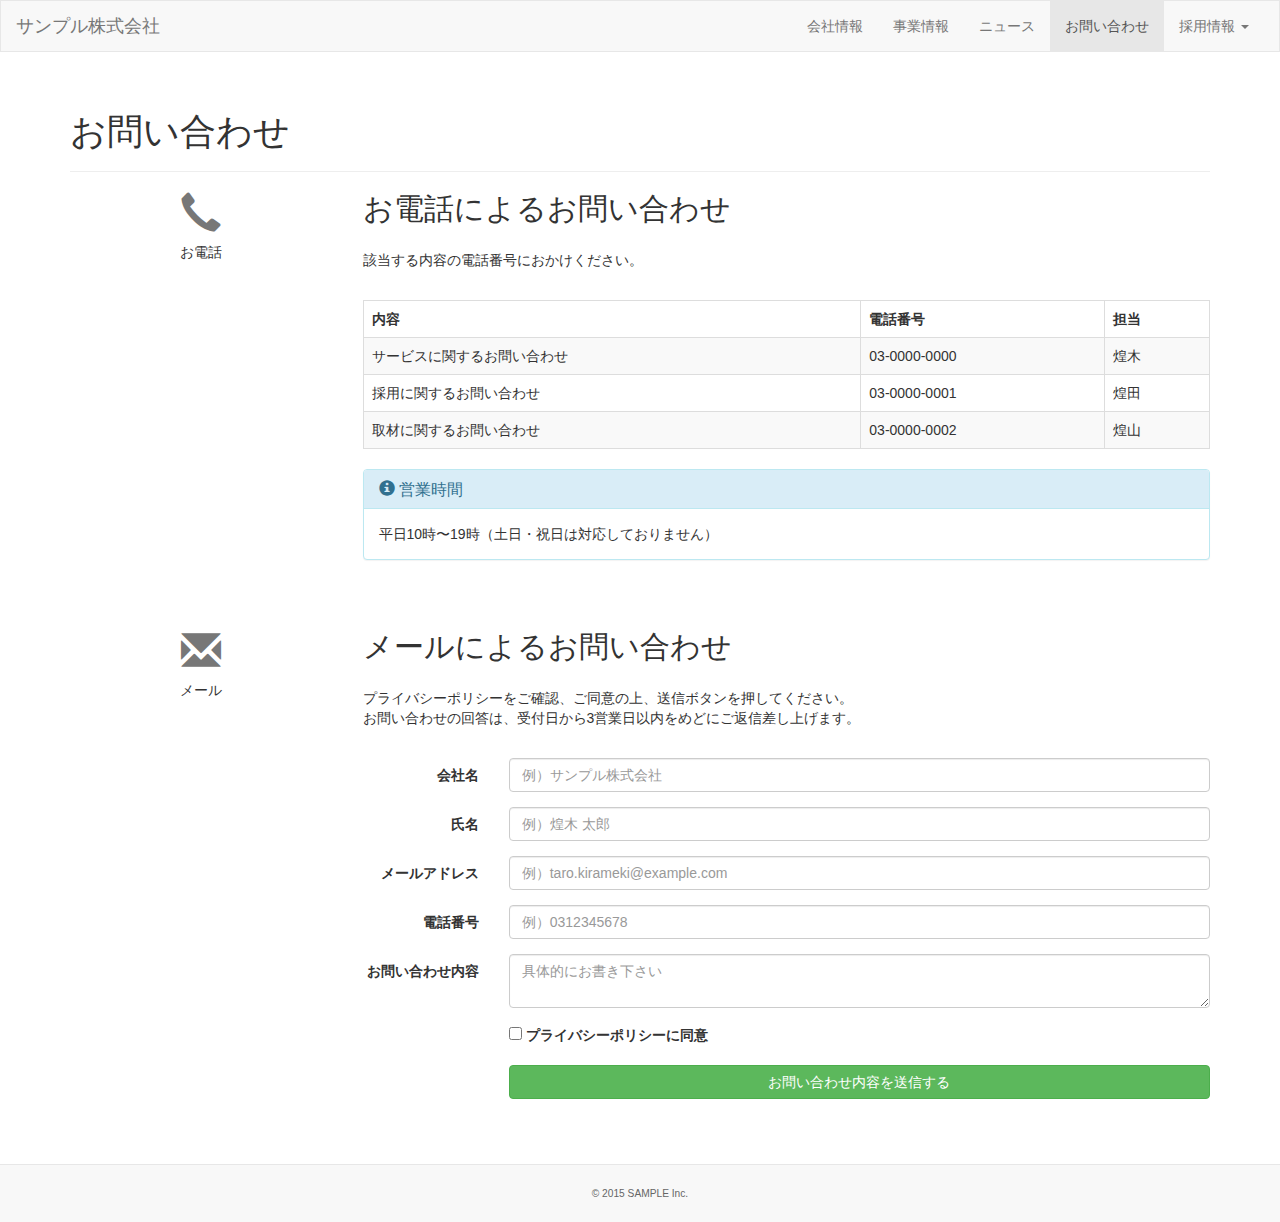
<file: contact-page/index.html>
<!DOCTYPE html>
<html lang="ja">

<head>
    <meta charset="utf-8">
    <meta http-equiv="X-UA-Compatible" content="IE=edge">
    <meta name="viewport" content="width=device-width, initial-scale=1">
    <title>お問い合わせ | サンプル株式会社</title>
    <!-- BootstrapのCSS読み込み -->
    <link rel="stylesheet" href="https://maxcdn.bootstrapcdn.com/bootstrap/3.3.7/css/bootstrap.min.css">
    <!-- jQuery読み込み -->
    <script src="https://ajax.googleapis.com/ajax/libs/jquery/1.11.3/jquery.min.js"></script>
    <!-- BootstrapのJS読み込み -->
    <script src="https://maxcdn.bootstrapcdn.com/bootstrap/3.3.7/js/bootstrap.min.js"></script>
    <style>
        body {
            font-size: 14px;
        }

        .navbar {
            border-radius: 0;
        }

        .row {
            margin-bottom: 50px;
        }

        .icon {
            text-align: center;
        }

        .icon .glyphicon {
            margin-bottom: 10px;
            font-size: 40px;
            color: #777;
        }

        .content h2 {
            margin-top: 0;
            padding-bottom: 15px;
        }

        .content p {
            margin-bottom: 30px;
        }

        footer {
            border-top: 1px solid#e7e7e7;
            background-color: #f8f8f8;
            text-align: center;
        }

        .copyright {
            padding: 20px 0;
            font-size: 12px;
            color: #666;
        }

        .table thead>tr>th {
            border-bottom: none;
        }

        @media (max-width: 768px) {
            body {
                font-size: 12px;
            }
            h1 {
                font-size: 30px;
            }
            h2 {
                font-size: 24px;
            }
            .panel-title {
                font-size: 14px;
            }
        }
    </style>
</head>

<body>
    <header>
        <nav class="navbar navbar-default">
            <div class="container-fluid">
                <div class="navbar-header">
                    <button type="button" class="navbar-toggle collapsed" data-toggle="collapse" data-target="#site-menu">
              <span class="sr-only">Toggle navigation</span>
              <span class="icon-bar"></span>
              <span class="icon-bar"></span>
              <span class="icon-bar"></span>
            </button>
                    <a class="navbar-brand" href="#">サンプル株式会社</a>
                </div>
                <div class="collapse navbar-collapse" id="site-menu">
                    <ul class="nav navbar-nav navbar-right">
                        <li><a href="#">会社情報</a></li>
                        <li><a href="#">事業情報</a></li>
                        <li><a href="#">ニュース</a></li>
                        <li class="active"><a href="#">お問い合わせ</a></li>
                        <li class="dropdown">
                            <a href="#" class="dropdown-toggle" data-toggle="dropdown" role="button" aria-expanded="false">
                  採用情報
                  <span class="caret"></span>
                </a>
                            <ul class="dropdown-menu" role="menu">
                                <li><a href="#">新卒採用</a></li>
                                <li><a href="#">キャリア採用</a></li>
                            </ul>
                        </li>
                    </ul>
                </div>
            </div>
        </nav>
    </header>
    <div class="container">
        <div class="page-header">
            <h1>お問い合わせ</h1>
        </div>
        <div class="row">
            <div class="icon col-sm-3 hidden-xs text-center">
                <span class="glyphicon glyphicon-earphone" aria-hidden="true"></span>
                <div class="icon-caption">お電話</div>
            </div>
            <div class="content col-sm-9">
                <h2>お電話によるお問い合わせ</h2>
                <p>
                    該当する内容の電話番号におかけください。
                </p>
                <div class="table-responsive">
                    <table class="table table-bordered table-striped">
                        <thead>
                            <tr>
                                <th class="text-left">内容</th>
                                <th class="text-left">電話番号</th>
                                <th class="text-left">担当</th>
                            </tr>
                        </thead>
                        <tbody>
                            <tr>
                                <td>サービスに関するお問い合わせ</td>
                                <td>03-0000-0000</td>
                                <td>煌木</td>
                            </tr>
                            <tr>
                                <td>採用に関するお問い合わせ</td>
                                <td>03-0000-0001</td>
                                <td>煌田</td>
                            </tr>
                            <tr>
                                <td>取材に関するお問い合わせ</td>
                                <td>03-0000-0002</td>
                                <td>煌山</td>
                            </tr>
                        </tbody>
                    </table>
                </div>
                <div class="panel panel-info">
                    <div class="panel-heading">
                        <h3 class="panel-title" id="panel-title">
                            <span class="glyphicon glyphicon-info-sign" aria-hidden="true"></span> 営業時間
                        </h3>
                    </div>
                    <div class="panel-body">
                        平日10時〜19時（土日・祝日は対応しておりません）
                    </div>
                </div>
            </div>
        </div>
        <div class="row">
            <div class="icon col-sm-3 hidden-xs text-center">
                <span class="glyphicon glyphicon-envelope" aria-hidden="true"></span>
                <div class="icon-caption">メール</div>
            </div>
            <div class="content col-sm-9">
                <h2>メールによるお問い合わせ</h2>
                <p>
                    プライバシーポリシーをご確認、ご同意の上、送信ボタンを押してください。<br> お問い合わせの回答は、受付日から3営業日以内をめどにご返信差し上げます。
                </p>
                <form class="form-horizontal">
                    <div class="form-group">
                        <label class="col-sm-2 control-label">会社名</label>
                        <div class="col-sm-10">
                            <input type="text" class="form-control" placeholder="例）サンプル株式会社" name="company">
                        </div>
                    </div>
                    <div class="form-group">
                        <label class="col-sm-2 control-label">氏名</label>
                        <div class="col-sm-10">
                            <input type="text" class="form-control" placeholder="例）煌木 太郎" name="name">
                        </div>
                    </div>
                    <div class="form-group">
                        <label class="col-sm-2 control-label">メールアドレス</label>
                        <div class="col-sm-10">
                            <input type="text" class="form-control" placeholder="例）taro.kirameki@example.com" name="mail">
                        </div>
                    </div>
                    <div class="form-group">
                        <label class="col-sm-2 control-label">電話番号</label>
                        <div class="col-sm-10">
                            <input type="text" class="form-control" placeholder="例）0312345678" name="tel">
                        </div>
                    </div>
                    <div class="form-group">
                        <label class="col-sm-2 control-label">お問い合わせ内容</label>
                        <div class="col-sm-10">
                            <textarea class="form-control" placeholder="具体的にお書き下さい" name="content"></textarea>
                        </div>
                    </div>
                    <div class="form-group">
                        <div class="col-sm-offset-2 col-sm-10">
                            <div class="form-check">
                                <input type="checkbox" name="agreement" value="agree" required>
                                <label class="form-check-label">プライバシーポリシーに同意</label>
                            </div>
                        </div>
                    </div>
                    <div class="form-group">
                        <div class="col-sm-offset-2 col-sm-10">
                            <button type="submit" class="btn btn-success btn-block">お問い合わせ内容を送信する</button>
                        </div>
                    </div>
                </form>
            </div>
        </div>
    </div>
    <footer>
        <div class="copyright">
            <small>&copy; 2015 SAMPLE Inc.</small>
        </div>
    </footer>
</body>

</html>
</file>
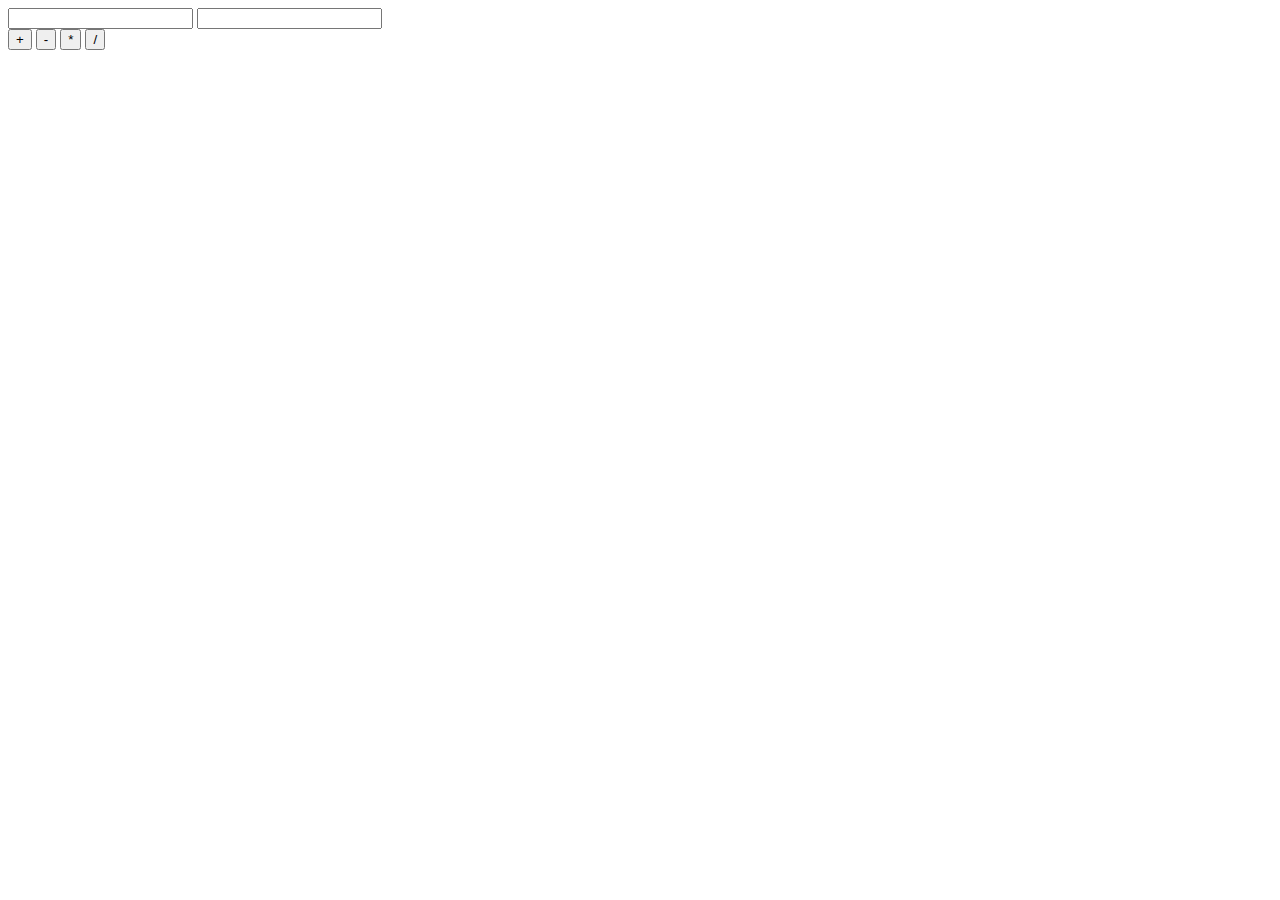
<file: web-calc/index.html>
<!DOCTYPE html>
<html lang="ja">

<head>
    <meta charset="utf-8">
    <title>JavaScript Test</title>
</head>

<body>
    <div>
        <input type="text" id="num1">
        <input type="text" id="num2">
    </div>
    <button type="button" id="add-button">+</button>
    <button type="button" id="sub-button">-</button>
    <button type="button" id="mul-button">*</button>
    <button type="button" id="div-button">/</button>
    <div id="box"></div>
    <script src="main.js"></script>
</body>

</html>
</file>
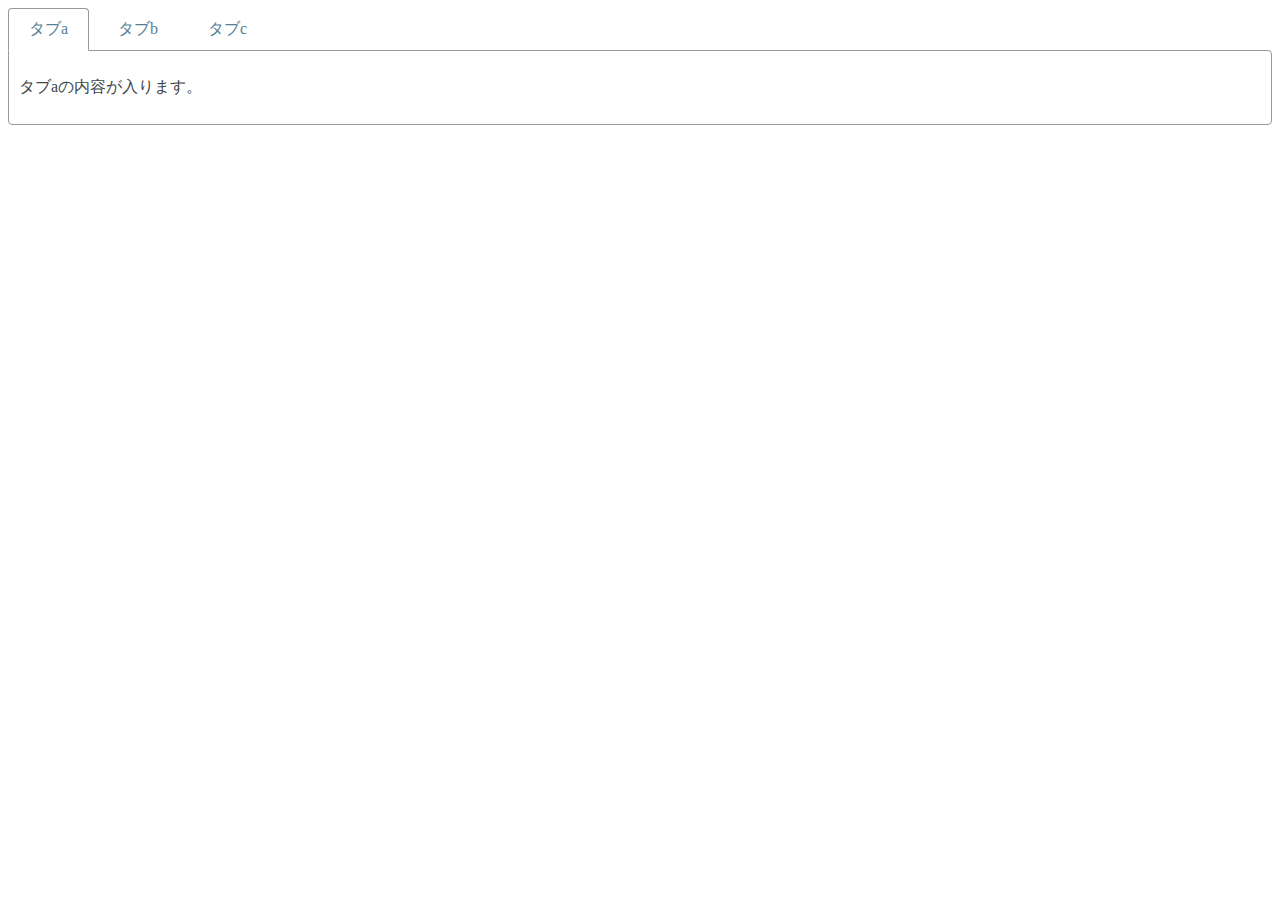
<file: web-tab/index.html>
<!DOCTYPE html>
<html lang="ja">

<head>
    <meta charset="utf-8">
    <title>JavaScript Test</title>
    <link rel="stylesheet" href="main.css">
    <script src="https://ajax.googleapis.com/ajax/libs/jquery/2.2.4/jquery.min.js"></script>
    <script src="main.js"></script>
</head>

<body>
    <div class="tabs-menu">
        <div id="tab-menu-a">タブa</div>
        <div id="tab-menu-b">タブb</div>
        <div id="tab-menu-c">タブc</div>
    </div>
    <div class="tabs-content">
        <div id="tabs-a">
            <p>タブaの内容が入ります。</p>
        </div>
        <div id="tabs-b">
            <p>タブbの内容が入ります。</p>
        </div>
        <div id="tabs-c">
            <p>タブcの内容が入ります。</p>
        </div>
    </div>
</body>

</html>
</file>
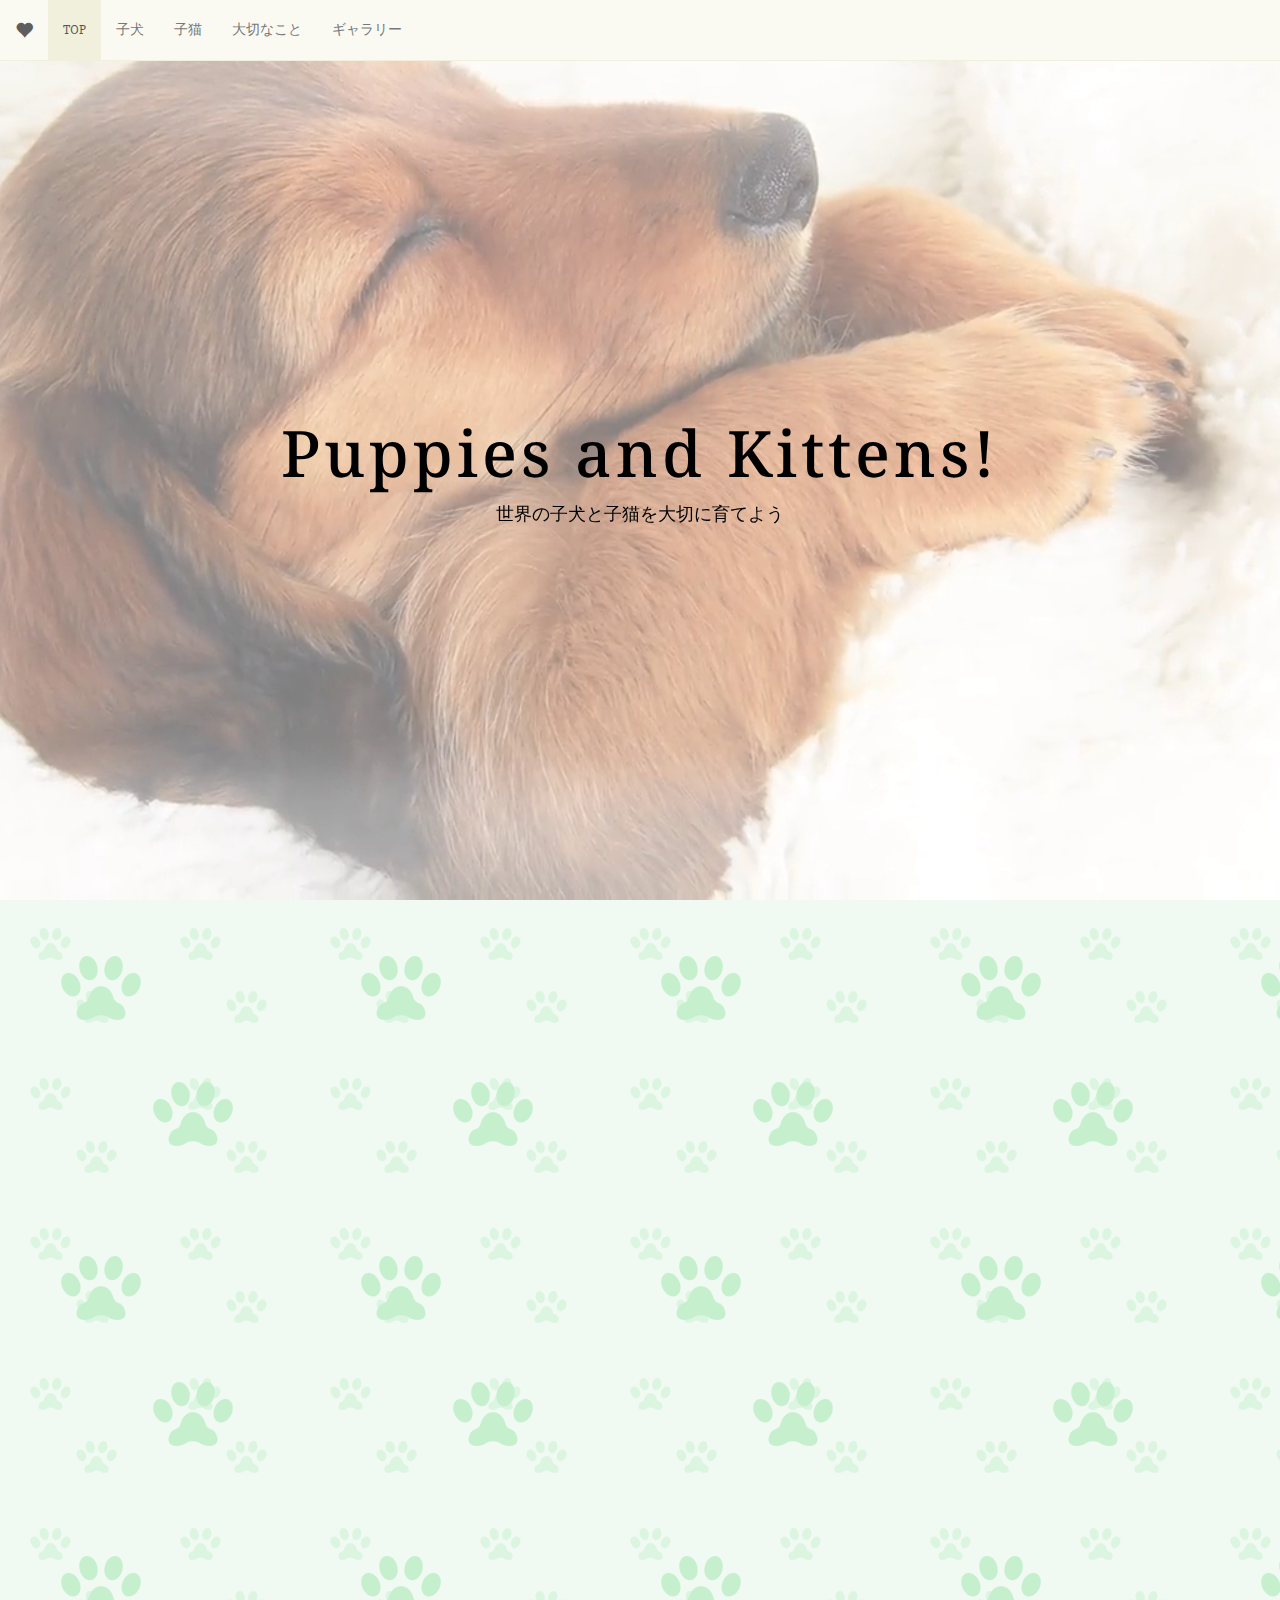
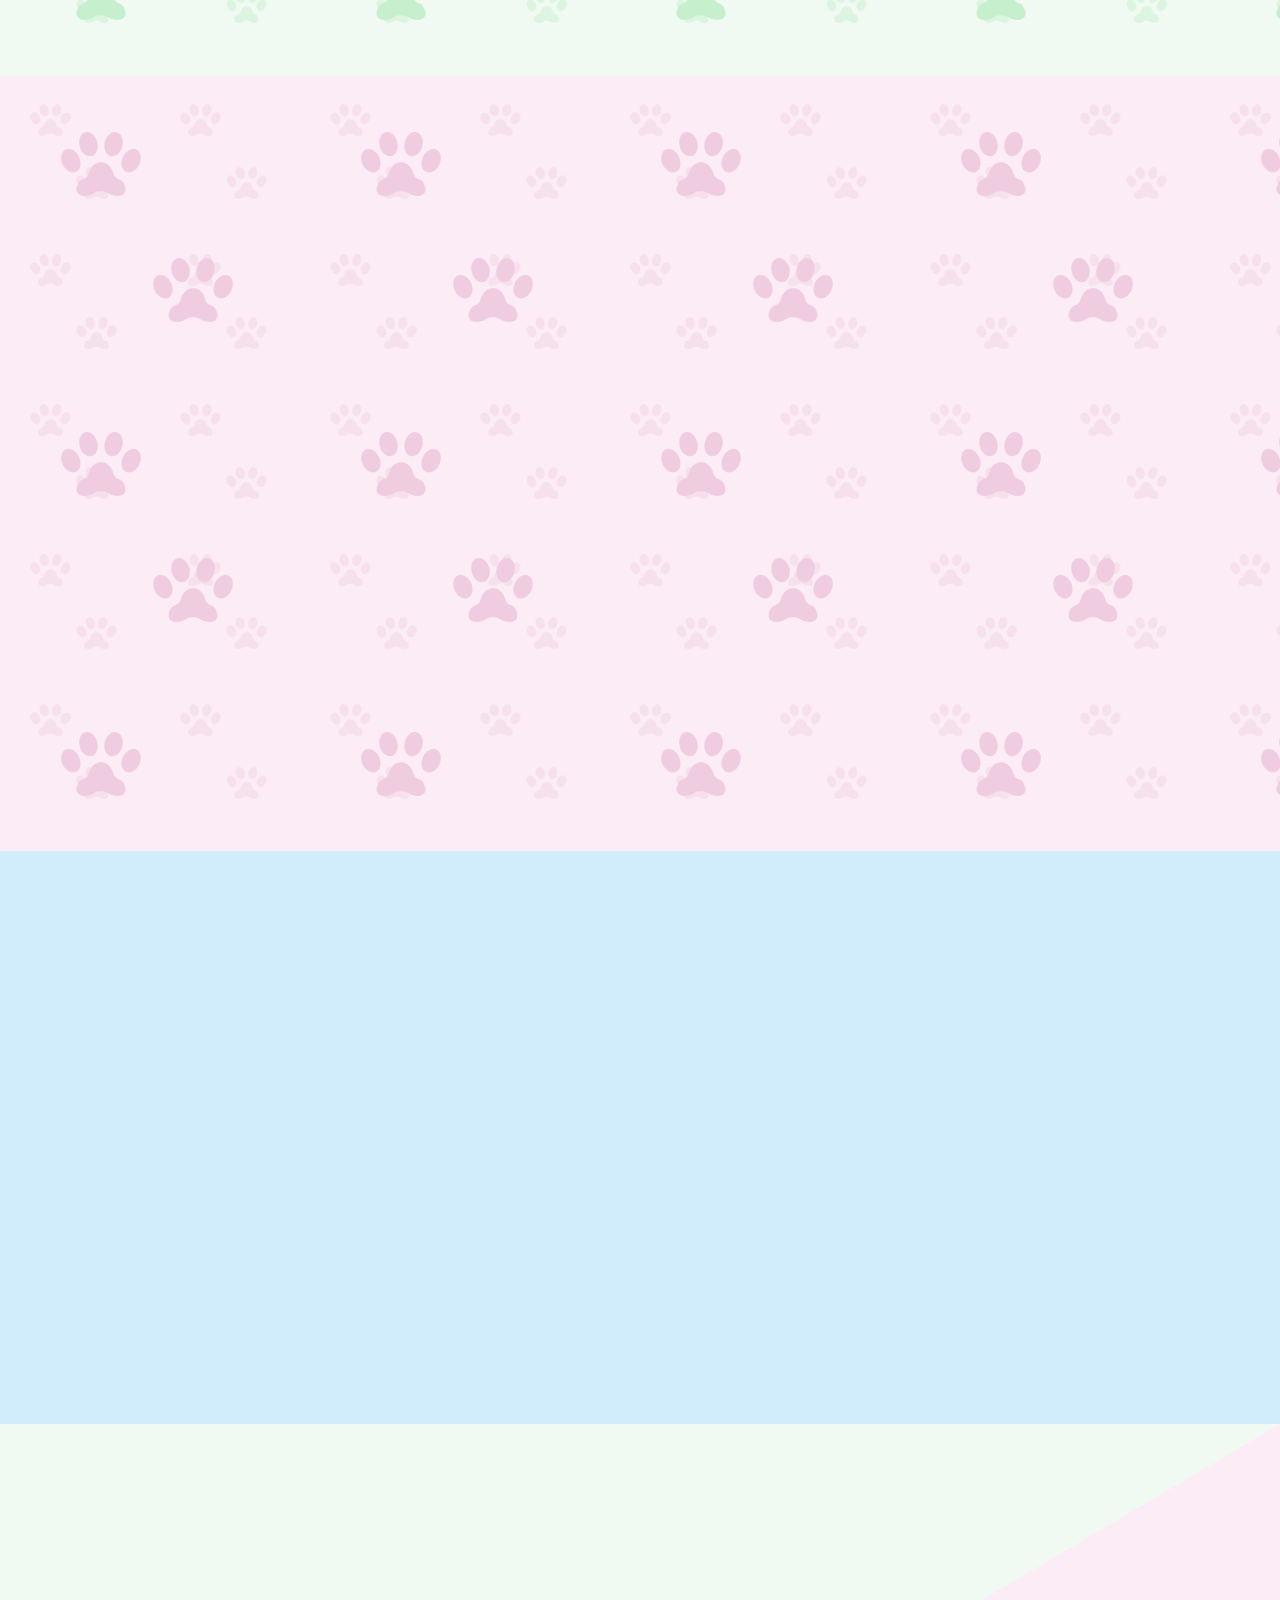
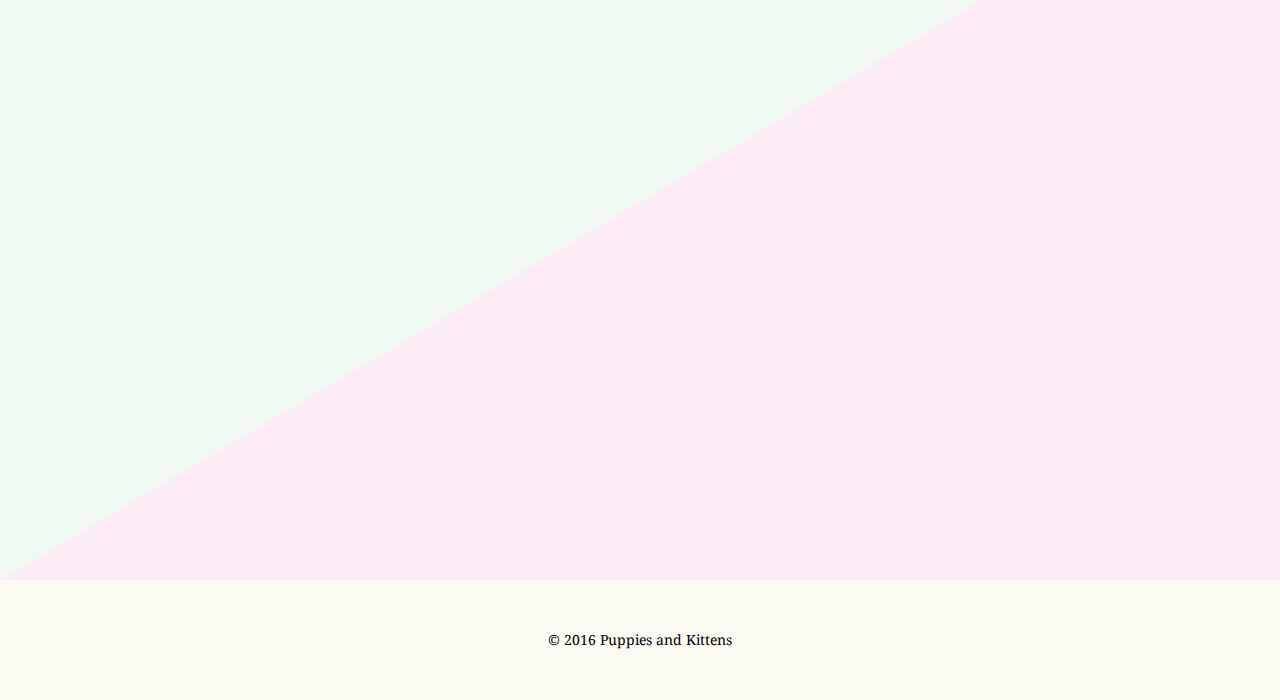
<file: add-animation/rich-site/index.html>
<!DOCTYPE html>
<html lang="ja">
  <head>
    <meta charset="utf-8">
    <title>Puppies and Kittens!</title>
    <meta name="viewport" content="width=device-width, initial-scale=1">

    <!-- Webフォント -->
    <link href="https://fonts.googleapis.com/css?family=Slabo+27px" rel="stylesheet">
    <link href="https://fonts.googleapis.com/css?family=Droid+Serif" rel="stylesheet">

    <link rel="stylesheet" href="bootstrap/css/bootstrap.min.css">
    <link rel="stylesheet" href="css/vendor/animate.css">
    <link rel="stylesheet" href="css/vendor/magnific-popup.css">
    <link rel="stylesheet" href="css/main.css">
    <noscript>
      <!-- JavaScriptが無効化されている場合の追加スタイルシート -->
      <link rel="stylesheet" href="css/noscript.css">
    </noscript>
  </head>
  <body data-spy="scroll" data-target="#navbar">
    <section class="top">
      <!-- ナビゲーションバー -->
      <nav class="navbar navbar-default navbar-fixed-top">
        <div class="container-fluid">
          <div class="navbar-header">
            <!-- 画面幅が狭い時に表示されるハンバーガーメニュー -->
            <button type="button" class="navbar-toggle collapsed" data-toggle="collapse" data-target="#navbar" aria-expanded="false" aria-controls="navbar">
              <span class="sr-only">ナビゲーションの表示切り替え</span>
              <span class="icon-bar"></span>
              <span class="icon-bar"></span>
              <span class="icon-bar"></span>
            </button>

            <!-- ホームリンク -->
            <a class="navbar-brand" href="#"><span class="glyphicon glyphicon-heart" aria-hidden="true"></span></a>
          </div><!--/.navbar-header -->

          <!-- メニュー -->
          <div id="navbar" class="navbar-collapse collapse">
            <ul class="nav navbar-nav">
              <li><a href="#top">TOP</a></li>
              <li><a href="#puppies">子犬</a></li>
              <li><a href="#kittens">子猫</a></li>
              <li><a href="#prepare">大切なこと</a></li>
              <li><a href="#gallery">ギャラリー</a></li>
            </ul>
          </div><!--/.nav-collapse -->
        </div><!--/.container-fluid -->
      </nav>

      <!-- 背景とビデオ -->
      <div id="top" class="top__bg">
        <video autoplay muted loop class="top__video">
          <source src="video/top-video.mp4" type="video/mp4">
        </video>
      </div>

      <div class="top__text-box">
        <h1 class="top__title">Puppies and Kittens!</h1>
        <div class="top__catchphrase">世界の子犬と子猫を大切に育てよう</div>
      </div>
    </section>

    <!-- 子犬の種類 -->
    <section id="puppies" class="puppies">
      <div class="puppies__phrase animated">子犬の種類</div>
      <h2 class="puppies__title animated">Puppies</h2>
      <div class="showcase showcase--leftpic container-fluid tabs animated">
        <div class="row">
          <!-- サムネイル -->
          <div class="pull-right col-xs-12 col-sm-6">
            <ul class="showcase__thumbnails tabs__menu">
              <li><a href="#puppies-1"><img class="img-rounded" src="img/thumbnail/puppy1.jpg" width="60" height="60" alt="シェパード"></a></li>
              <li><a href="#puppies-2"><img class="img-rounded" src="img/thumbnail/puppy2.jpg" width="60" height="60" alt="レトリバー"></a></li>
              <li><a href="#puppies-3"><img class="img-rounded" src="img/thumbnail/puppy3.jpg" width="60" height="60" alt="プードル"></a></li>
              <li><a href="#puppies-4"><img class="img-rounded" src="img/thumbnail/puppy4.jpg" width="60" height="60" alt="ポメラニアン"></a></li>
            </ul><!--/.showcase__thumbnails -->
          </div><!--/.pull-right -->

          <!-- 拡大写真 -->
          <div class="tabs__content col-xs-12 col-sm-6">
            <section class="puppies-1">
              <img class="img-rounded img-responsive" src="img/puppy1.jpg" width="500" height="500" alt="シェパード">
            </section>
            <section class="puppies-2">
              <img class="img-rounded img-responsive" src="img/puppy2.jpg" width="500" height="500" alt="レトリバー">
            </section>
            <section class="puppies-3">
              <img class="img-rounded img-responsive" src="img/puppy3.jpg" width="500" height="500" alt="プードル">
            </section>
            <section class="puppies-4">
              <img class="img-rounded img-responsive" src="img/puppy4.jpg" width="500" height="500" alt="ポメラニアン">
            </section>
          </div><!--/.tabs__content -->

          <!-- 説明文 -->
          <div class="tabs__content col-xs-12 col-sm-6">
            <section id="puppies-1">
              <div class="showcase__details">
                <h3 class="showcase__kind-name">シェパード</h3>
                <p class="showcase__kind-description">
                ジャーマン・シェパード・ドッグは、ドイツ原産の犬種。「ドイツの牧羊犬」という意味である。この犬種は知的で忠誠心と服従心に富み、訓練を好む性格から種々な作業犬として訓練され、災害救助犬・軍用犬・警察犬・麻薬探知犬など特殊訓練を必要とする作業犬として活用されている。
                </p>
              </div>
            </section>
            <section id="puppies-2">
              <div class="showcase__details">
                <h3 class="showcase__kind-name">レトリバー</h3>
                <p class="showcase__kind-description">
                ゴールデン・レトリバーは、イギリス原産の大型犬である。賢さ及び忠誠心を兼ね備え、穏和な性格の犬種であるためペットとして広く愛好されている。
                </p>
              </div>
            </section>
            <section id="puppies-3">
              <div class="showcase__details">
                <h3 class="showcase__kind-name">プードル</h3>
                <p class="showcase__kind-description">
                プードルは、水中回収犬、鳥獣猟犬や愛玩犬(ペット)として飼育される犬種である。古くからヨーロッパで広くみられ、特にフランスでの人気が高く、「フレンチ・プードル」と呼称されることもある。
                </p>
              </div>
            </section>
            <section id="puppies-4">
              <div class="showcase__details">
                <h3 class="showcase__kind-name">ポメラニアン</h3>
                <p class="showcase__kind-description">
                ポメラニアンは、犬の品種（犬種）の一つ。祖先犬は、スピッツ系に属する他の犬種と同じく、サモエド（ロシアのシベリアを原産としたトナカイの番やカモシカ狩り、そり引きをする犬）であると言われる。ポメラニアンという名前は、原産地のバルト海南岸の、3つの川に囲まれた低地であるポメラニア地方にちなんでいる。
                </p>
              </div>
            </section>
          </div><!--/.tabs__content -->
        </div><!--/.row -->
      </div><!--/.showcase -->
    </section><!--/.puppies -->

    <!-- 子猫の種類 -->
    <section id="kittens" class="kittens">
      <div class="kittens__phrase animated">子猫の種類</div>
      <h2 class="kittens__title animated">Kittens</h2>
      <div class="showcase showcase--rightpic container-fluid tabs animated">
        <div class="row">
          <!-- サムネイル -->
          <div class="col-xs-12 col-sm-6">
            <ul class="showcase__thumbnails tabs__menu">
              <li><a href="#kittens-1"><img class="img-rounded" src="img/thumbnail/kitten1.jpg" width="60" height="60" alt="アメリカンショートヘア"></a></li>
              <li><a href="#kittens-2"><img class="img-rounded" src="img/thumbnail/kitten2.jpg" width="60" height="60" alt="スコティッシュフォールド"></a></li>
              <li><a href="#kittens-3"><img class="img-rounded" src="img/thumbnail/kitten3.jpg" width="60" height="60" alt="ベンガル"></a></li>
              <li><a href="#kittens-4"><img class="img-rounded" src="img/thumbnail/kitten4.jpg" width="60" height="60" alt="ロシアンブルー"></a></li>
            </ul><!--/.showcase__thumbnails -->
          </div><!--/.pull-right -->

          <!-- 拡大写真 -->
          <div class="tabs__content pull-right col-xs-12 col-sm-6">
            <section class="kittens-1">
              <img class="img-rounded img-responsive" src="img/kitten1.jpg" width="500" height="500" alt="アメリカンショートヘア">
            </section>
            <section class="kittens-2">
              <img class="img-rounded img-responsive" src="img/kitten2.jpg" width="500" height="500" alt="スコティッシュフォールド">
            </section>
            <section class="kittens-3">
              <img class="img-rounded img-responsive" src="img/kitten3.jpg" width="500" height="500" alt="ベンガル">
            </section>
            <section class="kittens-4">
              <img class="img-rounded img-responsive" src="img/kitten4.jpg" width="500" height="500" alt="ロシアンブルー">
            </section>
          </div><!--/.tabs__content -->

          <!-- 説明文 -->
          <div class="tabs__content col-xs-12 col-sm-6">
            <section id="kittens-1">
              <div class="showcase__details">
                <h3 class="showcase__kind-name">アメリカンショートヘア</h3>
                <p class="showcase__kind-description">
                アメリカン・ショートヘアは、猫の品種。17世紀にメイフラワー号でアメリカに上陸したネコの子孫とされる。運動能力の高い、大きな脚を持つ中型の猫である。鼻・口の部分はほぼ四角い形をしており、寒さ、湿気、および表皮負傷からそれらを保護するために硬い毛皮を持つ。
                </p>
              </div>
            </section>
            <section id="kittens-2">
              <div class="showcase__details">
                <h3 class="showcase__kind-name">スコティッシュフォールド</h3>
                <p class="showcase__kind-description">
                スコティッシュフォールドは、イギリスにその起源を有する猫の一品種。スコットランドで発見された突然変異の猫の個体から発生したこの品種は、折れ曲がったその独特の耳を何よりも際立った特徴としている。
                </p>
              </div>
            </section>
            <section id="kittens-3">
              <div class="showcase__details">
                <h3 class="showcase__kind-name">ベンガル</h3>
                <p class="showcase__kind-description">
                ベンガルは、ネコの品種のひとつである。野生のヤマネコと短毛種のイエネコを交配して作られた。原産国はアメリカ。短毛種。頭は比較的小さく耳は比較的大きく、丸みのあるくさび型をしている。鼻は幅広。目は少しつり目気味で、丸い形をしている。
                </p>
              </div>
            </section>
            <section id="kittens-4">
              <div class="showcase__details">
                <h3 class="showcase__kind-name">ロシアンブルー</h3>
                <p class="showcase__kind-description">
                ロシアンブルーは短毛種であり、毛の色はブルー（猫の場合、グレーの被毛を指す）によるソリッド・カラー。また尻尾にゴースト・タビーが見られることもある。アイカラーはグリーン、目の形はラウンド型、体形はフォーリン・タイプである。
                </p>
              </div>
            </section>
          </div><!--/.tabs__content -->
        </div><!--/.row -->
      </div><!--/.showcase -->
    </section><!--/.kittens -->

    <!-- ペットとくらすために大切なこと -->
    <section id="prepare" class="prepare">
      <div class="prepare__phrase animated">ペットとくらすために大切なこと</div>
      <h2 class="prepare__title animated">Be prepared to keep pets</h2>
      <div class="container">
        <div class="row">
          <!-- その1 -->
          <div class="card col-md-4 animated">
            <div class="card__number">1</div>
            <div class="card__icon">
              <span class="glyphicon glyphicon-list-alt" aria-hidden="true"></span>
            </div>
            <div class="card__description">
              ペットのために、血統書をきちんと発行しましょう。
            </div>
          </div><!--/.card -->

          <!-- その2 -->
          <div class="card col-md-4 animated">
            <div class="card__number">2</div>
            <div class="card__icon">
              <span class="glyphicon glyphicon-leaf" aria-hidden="true"></span>
            </div>
            <div class="card__description">
              ペットはいつも清潔な状態にしてあげましょう。
            </div>
          </div><!--/.card -->

          <!-- その3 -->
          <div class="card col-md-4 animated">
            <div class="card__number">3</div>
            <div class="card__icon">
              <span class="glyphicon glyphicon-remove" aria-hidden="true"></span>
            </div>
            <div class="card__description">
              おしゃれはあなたのエゴかもしれません。
            </div>
          </div><!--/.card -->
        </div><!--/.row -->
      </div><!--/.container -->
    </section><!--/.prepare -->

    <!-- ギャラリー -->
    <section id="gallery" class="gallery">
      <div class="gallery__phrase animated">ギャラリー</div>
      <h2 class="gallery__title animated">Gallery</h2>
      <div class="image-gallery animated">
        <div class="image-gallery__item">
          <a class="popup" href="img/kitten1.jpg"><img class="image-gallery__img" src="img/gallery-thumbnail/kitten1.jpg" width="176" height="176" alt="シェパード"></a>
        </div>
        <div class="image-gallery__item">
          <a class="popup" href="img/kitten2.jpg"><img class="image-gallery__img" src="img/gallery-thumbnail/kitten2.jpg" width="176" height="176" alt="レトリバー"></a>
        </div>
        <div class="image-gallery__item">
          <a class="popup" href="img/kitten3.jpg"><img class="image-gallery__img" src="img/gallery-thumbnail/kitten3.jpg" width="176" height="176" alt="プードル"></a>
        </div>
        <div class="image-gallery__item">
          <a class="popup" href="img/kitten4.jpg"><img class="image-gallery__img" src="img/gallery-thumbnail/kitten4.jpg" width="176" height="176" alt="ポメラニアン"></a>
        </div>
        <div class="image-gallery__item">
          <a class="popup" href="img/puppy1.jpg"><img class="image-gallery__img" src="img/gallery-thumbnail/puppy1.jpg" width="176" height="176" alt="アメリカンショートヘア"></a>
        </div>
        <div class="image-gallery__item">
          <a class="popup" href="img/puppy2.jpg"><img class="image-gallery__img" src="img/gallery-thumbnail/puppy2.jpg" width="176" height="176" alt="スコティッシュフォールド"></a>
        </div>
        <div class="image-gallery__item">
          <a class="popup" href="img/puppy3.jpg"><img class="image-gallery__img" src="img/gallery-thumbnail/puppy3.jpg" width="176" height="176" alt="ベンガル"></a>
        </div>
        <div class="image-gallery__item">
          <a class="popup" href="img/puppy4.jpg"><img class="image-gallery__img" src="img/gallery-thumbnail/puppy4.jpg" width="176" height="176" alt="ロシアンブルー"></a>
        </div>
      </div><!--/.image-gallery -->
    </section><!--/.gallery -->

    <!-- フッター -->
    <footer>
      &copy; 2016 Puppies and Kittens
    </footer>

    <script src="js/vendor/jquery-2.2.4.min.js"></script>
    <script src="bootstrap/js/bootstrap.min.js"></script>
    <script src="js/vendor/jquery.waypoints.min.js"></script>
    <script src="js/vendor/jquery.magnific-popup.min.js"></script>
    <script src="js/vendor/mobile-detect.min.js"></script>
    <script src="js/main.js"></script>
  </body>
</html>
</file>
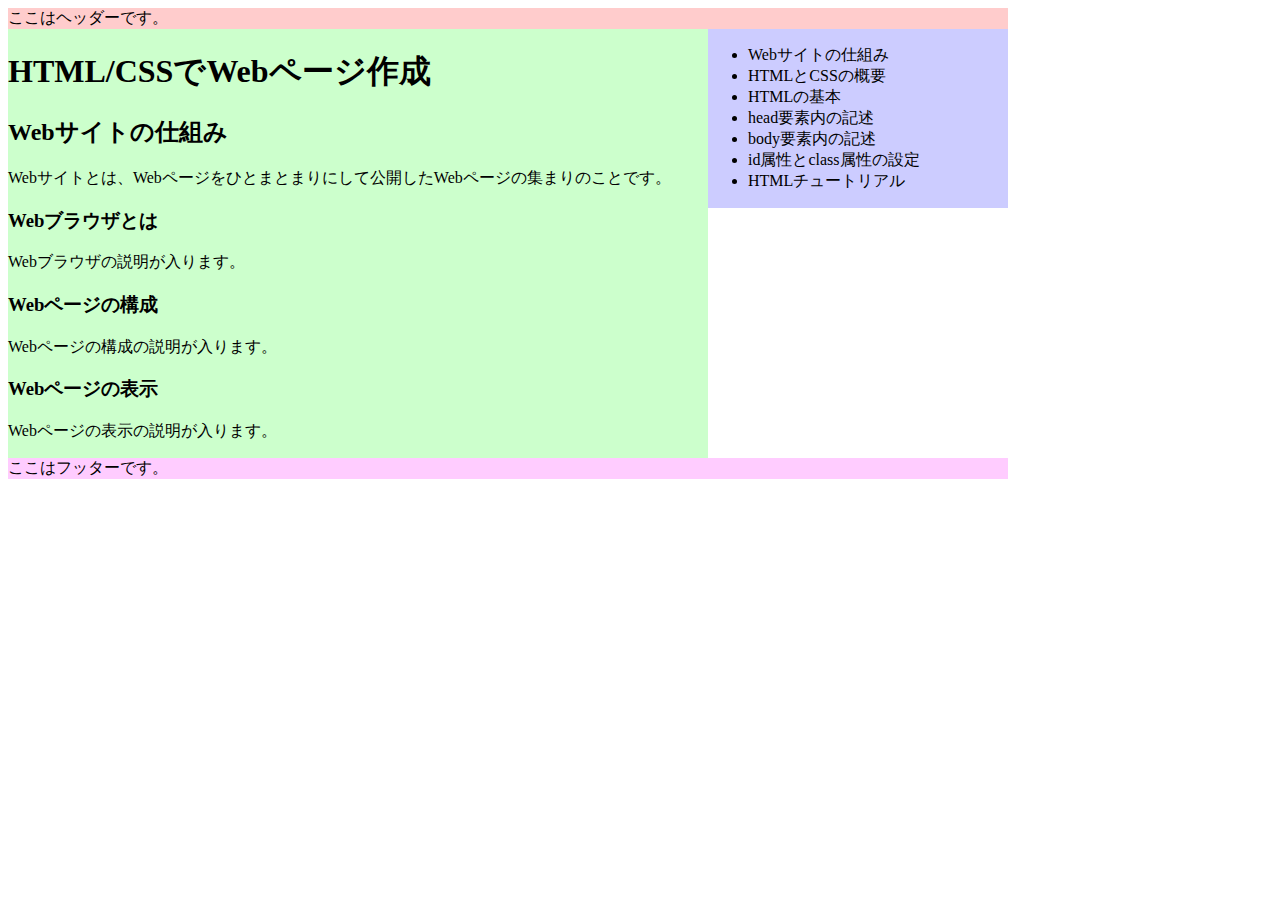
<file: kadai-html/kadai-html.html>
<!DOCTYPE html>
<html lang="ja">

<head>
    <meta charset="utf-8">
    <title>HTML/CSSでWebページ作成</title>
    <link rel="stylesheet" href="kadai-css.css">
</head>

<body>
    <header>
        ここはヘッダーです。
    </header>
    <div id="wrapper" class="clearfix">
        <nav id="menu">
            <ul>
                <li>Webサイトの仕組み</li>
                <li>HTMLとCSSの概要</li>
                <li>HTMLの基本</li>
                <li>head要素内の記述</li>
                <li>body要素内の記述</li>
                <li>id属性とclass属性の設定</li>
                <li>HTMLチュートリアル</li>
            </ul>
        </nav>
        <div id="main">
            <h1>HTML/CSSでWebページ作成</h1>
            <h2>Webサイトの仕組み</h2>
            <p>Webサイトとは、Webページをひとまとまりにして公開したWebページの集まりのことです。</p>
            <h3>Webブラウザとは</h3>
            <p>Webブラウザの説明が入ります。</p>
            <h3>Webページの構成</h3>
            <p>Webページの構成の説明が入ります。</p>
            <h3>Webページの表示</h3>
            <p>Webページの表示の説明が入ります。</p>
        </div>
    </div>
    <footer>
        ここはフッターです。
    </footer>
</body>

</html>
</file>
<file: web-tab/main.css>
body {
    color: #3F4548;
}

/* タブの基本スタイル */

#tab-menu-a {
    float: left;
    margin-right: 8px;
    margin-bottom: -1px;
    border-style: solid;
    border-width: 1px;
    border-radius: 4px 4px 0 0;
    /* 各プロパティをふわっと変える演出 */
    transition: all .15s;
    display: block;
    padding: 10px 20px;
    color: #557F95;
    text-decoration: none;
}

#tab-menu-b {
    float: left;
    margin-right: 8px;
    margin-bottom: -1px;
    border-style: solid;
    border-width: 1px;
    border-radius: 4px 4px 0 0;
    /* 各プロパティをふわっと変える演出 */
    transition: all .15s;
    display: block;
    padding: 10px 20px;
    color: #557F95;
    text-decoration: none;
}

#tab-menu-c {
    float: left;
    margin-right: 8px;
    margin-bottom: -1px;
    border-style: solid;
    border-width: 1px;
    border-radius: 4px 4px 0 0;
    /* 各プロパティをふわっと変える演出 */
    transition: all .15s;
    display: block;
    padding: 10px 20px;
    color: #557F95;
    text-decoration: none;
}


/* 非選択のタブにマウスを乗せたら色を変える */

.tabs-menu :not(.active) {
    border-color: transparent;
}

.tabs-menu :not(.active):hover {
    border-color: #f0f0f0 #f0f0f0 #999;
    background-color: #f0f0f0;
}

/* 選択中のタブ */

.active {
    border-width: 1px;
    border-color: #999 #999 transparent #999;
    background-color: #fff;
}

.tabs-menu .active {
    color: #3F4548;
}

/* タブコンテンツ表示エリア */

.tabs-content {
    clear: both;
    border: 1px solid #999;
    border-radius: 0 4px 4px 4px;
    padding: 10px;
}

/* 各タブのコンテンツはデフォルトで非表示 */

.tabs-content>div>p {
    display: none;
}
</file>
<file: add-animation/rich-site/css/main.css>
@charset "UTF-8";

html {
  font-size: 1em; /* 16px */
  line-height: 1.5; /* 24px */
}

body {
  color: #000;
  background-color: #fff;
  font-family: 'Droid Serif', YuGothic, '游ゴシック', sans-serif;
}


.animated {
  /* アニメーションで表示させるため最初は非表示 */
  opacity: 0;
}

.navbar {
  font-family: 'Slabo 27px', YuGothic, '游ゴシック', sans-serif;
}


.showcase {
  /* 左右中央に置く */
  margin: 0 auto;

  width: 88%;
  max-width: 940px;
}

.showcase__details {
  /* 左右中央に置く */
  margin: 0 auto;

  width: 100%;
  max-width: 460px;
}

.showcase__kind-name {
  font-size: 1.5rem;
  font-weight: 700;
}

.showcase__kind-description {
  font-size: 1.2rem;
  line-height: 1.6;
}


.card {
  text-align: center;
  margin-bottom: 3em;
}

.card__number,
.card__icon {
  font-size: 2.5rem;
}

.card__description {
  /* 左右中央に置く */
  margin: 0 auto;

  font-size: 1.3125rem;
  width: 80%;
}


.image-gallery {
  /* 左右中央に置く */
  margin: 0 auto;
  text-align: center;

  width: 90%;
  max-width: 1024px;
}

.image-gallery__item {
  /* 横に並ぶようにする */
  display: inline-block;

  /* width, heightがborderを含んだサイズになるようにする */
  box-sizing: border-box;

  width: 120px;
  height: 120px;

  /* 白い枠をつける */
  border: 8px solid #fff;

  /* 影をつける */
  box-shadow: 4px 4px 6px 1px #ccc;

  margin-left: 9px;
  margin-right: 9px;
  margin-bottom: 18px;

  /* 0.1秒かけて値を変化させるエフェクト */
  -webkit-transition: -webkit-transform .1s;
  transition: -webkit-transform .1s;
  transition: transform .1s;
  transition: transform .1s, -webkit-transform .1s;
}

.image-gallery__item:hover {
  /* 1.1倍に拡大 */
  -webkit-transform: scale(1.1);
          transform: scale(1.1);
}

.image-gallery__img {
  width: 100%;
  height: 100%;
}


.top {
  /* 子要素でposition:absoluteを使うため必要 */
  position: relative;
}

.top, .top__bg {
  /* 画面いっぱいに広げる */
  width: 100%;
  height: 100vh;
  overflow: hidden;
}

.top__title {
  margin-bottom: 10px;
  font-size: 4rem;
  line-height: 77px;
  letter-spacing: 4px;
}

.top__catchphrase {
  font-size: 0.9rem;
}

.top__bg {
  /* .topと同じ左上位置に置く */
  position: absolute;
  left: 0;
  top: 0;

  /* 背景画像を画面いっぱいに置く */
  background-color: #fff;
  background-image: none;
  background-size: cover;
  background-position: center;
}

.top__video {
  /* モバイル（デフォルト）では非表示 */
  display: none;

  /* 動画を画面いっぱいに表示 */
  position: absolute;
  top: 50%;
  left: 50%;
  min-height: 100%;
  min-width: 100%;
  -webkit-transform: translate(-50%, -50%);
          transform: translate(-50%, -50%);
}

.top__text-box {
  /* 上下中央に置く */
  position: relative;
  top: 50%;
  left: 0;
  -webkit-transform: translateY(-50%);
          transform: translateY(-50%);
  text-align: center;
  width: 100%;

  font-weight: 100;
}

.puppies {
  padding-top: 82px;
  padding-bottom: 92px;

  /* 上から重ねる順に指定 */
  background: url(../img/puppies-bg-large.png), url(../img/puppies-bg-small.png), #f0faf2;
}

.puppies__phrase,
.kittens__phrase,
.prepare__phrase,
.gallery__phrase {
  text-align: center;
  font-size: 1rem;
  font-weight: 700;
  letter-spacing: 1.79px;
}

.puppies__title,
.kittens__title,
.prepare__title,
.gallery__title {
  margin-bottom: 37px;
  text-align: center;
  font-size: 2.4rem;
  letter-spacing: 2px;
}

.kittens {
  padding-top: 82px;
  padding-bottom: 92px;

  /* 上から重ねる順に背景を指定 */
  background: url(../img/kittens-bg-large.png), url(../img/kittens-bg-small.png), #fcecf5;
}

.prepare {
  padding-top: 82px;
  padding-bottom: 44px;
  background-color: #D1EDFB;
}

.gallery {
  padding-top: 82px;
  padding-bottom: 92px;
  background-color: #FAF7F0;
  background-image: -webkit-linear-gradient(
    top left,
    #f0faf2,
    #f0faf2 50%,
    #fcecf5 50%,
    #fcecf5
  );
  background-image: linear-gradient(
    to bottom right,
    #f0faf2,
    #f0faf2 50%,
    #fcecf5 50%,
    #fcecf5
  );
}

footer {
  padding: 50px 0;
  background-color: #fafaf3;
  text-align: center;
}


/*
 * 子犬、子猫の種類で使うタブ - ここから
 */
/* ulのデフォルトスタイルを消去 */
.tabs__menu {
  margin: 0;
  padding: 0;
  list-style-type: none;
  text-align: center;
}

/* タブの基本スタイル */
.tabs__menu li {
  display: inline-block;
  margin-bottom: 12px;
  opacity: 0.5;

  /* 各プロパティをふわっと変える演出 */
  -webkit-transition: all .15s;
  transition: all .15s;
}
.tabs__menu a {
  display: block;
  color: #557F95;
  text-decoration: none;
}

/* 非選択のタブにマウスを乗せたら色を変える */
.tabs__menu li:not(.active):hover {
  opacity: 0.7;
}

/* 選択中のタブ */
.tabs__menu .active {
  opacity: 1;
}
.tabs__menu .active a {
  color: #3F4548;
}

/* 各タブのコンテンツはデフォルトで非表示 */
.tabs__content section {
  display: none;
}

.tabs__content section.active {
  display: block;
}
/*
 * 子犬、子猫の種類で使うタブ - ここまで
 */


/*
 * Magnific Popupのフェードイン・フェードアウト - ここから
 */
/* オーバーレイする背景 初期状態 */
.mfp-fade.mfp-bg {
  opacity: 0;

  -webkit-transition: all 0.15s ease-out;
  transition: all 0.15s ease-out;
}
/* オーバーレイする背景 開始時アニメーション */
.mfp-fade.mfp-bg.mfp-ready {
  opacity: 0.8;
}
/* オーバーレイする背景 終了時アニメーション */
.mfp-fade.mfp-bg.mfp-removing {
  opacity: 0;
}

/* コンテンツ 初期状態 */
.mfp-fade.mfp-wrap .mfp-content {
  opacity: 0;

  -webkit-transition: all 0.15s ease-out;
  transition: all 0.15s ease-out;
}
/* コンテンツ 開始時アニメーション */
.mfp-fade.mfp-wrap.mfp-ready .mfp-content {
  opacity: 1;
}
/* コンテンツ 終了時アニメーション */
.mfp-fade.mfp-wrap.mfp-removing .mfp-content {
  opacity: 0;
}
/*
 * Magnific Popupのフェードイン・フェードアウト - ここまで
 */


/* Bootstrapのsm以上の表示幅で適用されるスタイル */
@media (min-width: 768px) {
  .top__catchphrase {
    font-size: 1.125rem;
  }

  .puppies__title,
  .kittens__title,
  .prepare__title,
  .gallery__title {
    font-size: 4rem;
  }

  .puppies__phrase,
  .kittens__phrase,
  .prepare__phrase,
  .gallery__phrase {
    font-size: 1.5rem;
  }

  .image-gallery__item {
    width: 192px;
    height: 192px;
    border: 16px solid #fff;
    box-shadow: 8px 8px 12px 1px #ccc;
  }

  .card__number,
  .card__icon {
    font-size: 4rem;
  }

  .showcase--leftpic .showcase__thumbnails {
    text-align: left;
  }
  .showcase--rightpic .showcase__thumbnails {
    text-align: right;
  }

  .showcase--rightpic .showcase__kind-name {
    text-align: right;
  }

  .showcase__details {
    max-width: 320px;
  }
  .showcase--leftpic .showcase__details {
    margin: 0 auto 0 0;
  }
  .showcase--rightpic .showcase__details {
    margin: 0 0 0 auto;
  }
}

/* 印刷用スタイル */
@media print {
  .animated {
    /* すべて表示 */
    opacity: 1;
  }
}
</file>
<file: kadai-html/kadai-css.css>
@charset "UTF-8";
header {
    background-color: #ffcccc;
    width: 1000px;
}

#wrapper {
    width: 1000px;
}

#main {
    width: 700px;
    background-color: #ccffcc;
    float: left;
}

#menu {
    width: 300px;
    background-color: #ccccff;
    float: right;
}

.clearfix::after {
    content: '';
    display: block;
    clear: both;
}

footer {
    background-color: #ffccff;
    width: 1000px;
}
</file>
<file: add-animation/rich-site/css/noscript.css>
@charset "UTF-8";

.top__bg {
  background-image: url(../video/top-video-still.jpg);
}

.tabs__content section {
  /* すべて表示 */
  display: block;
}

.animated {
  /* すべて表示 */
  opacity: 1;
}
</file>
